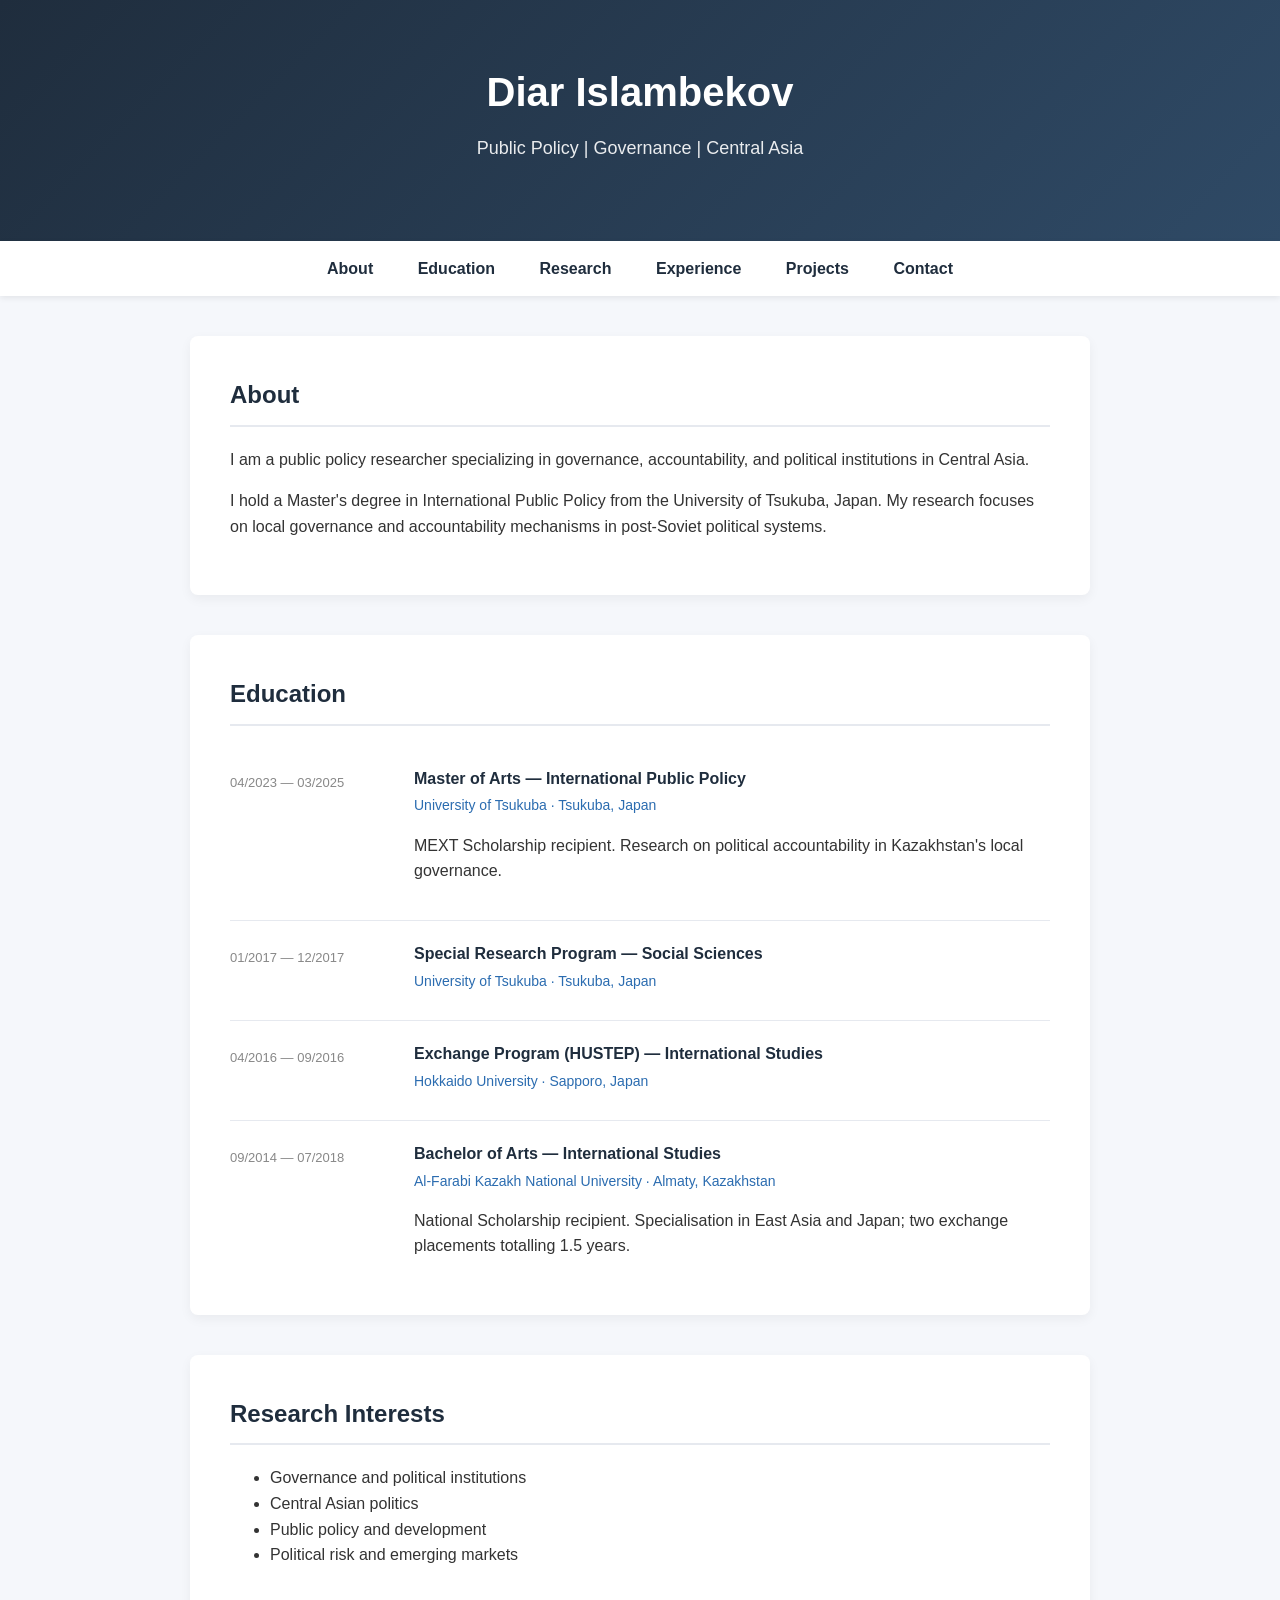
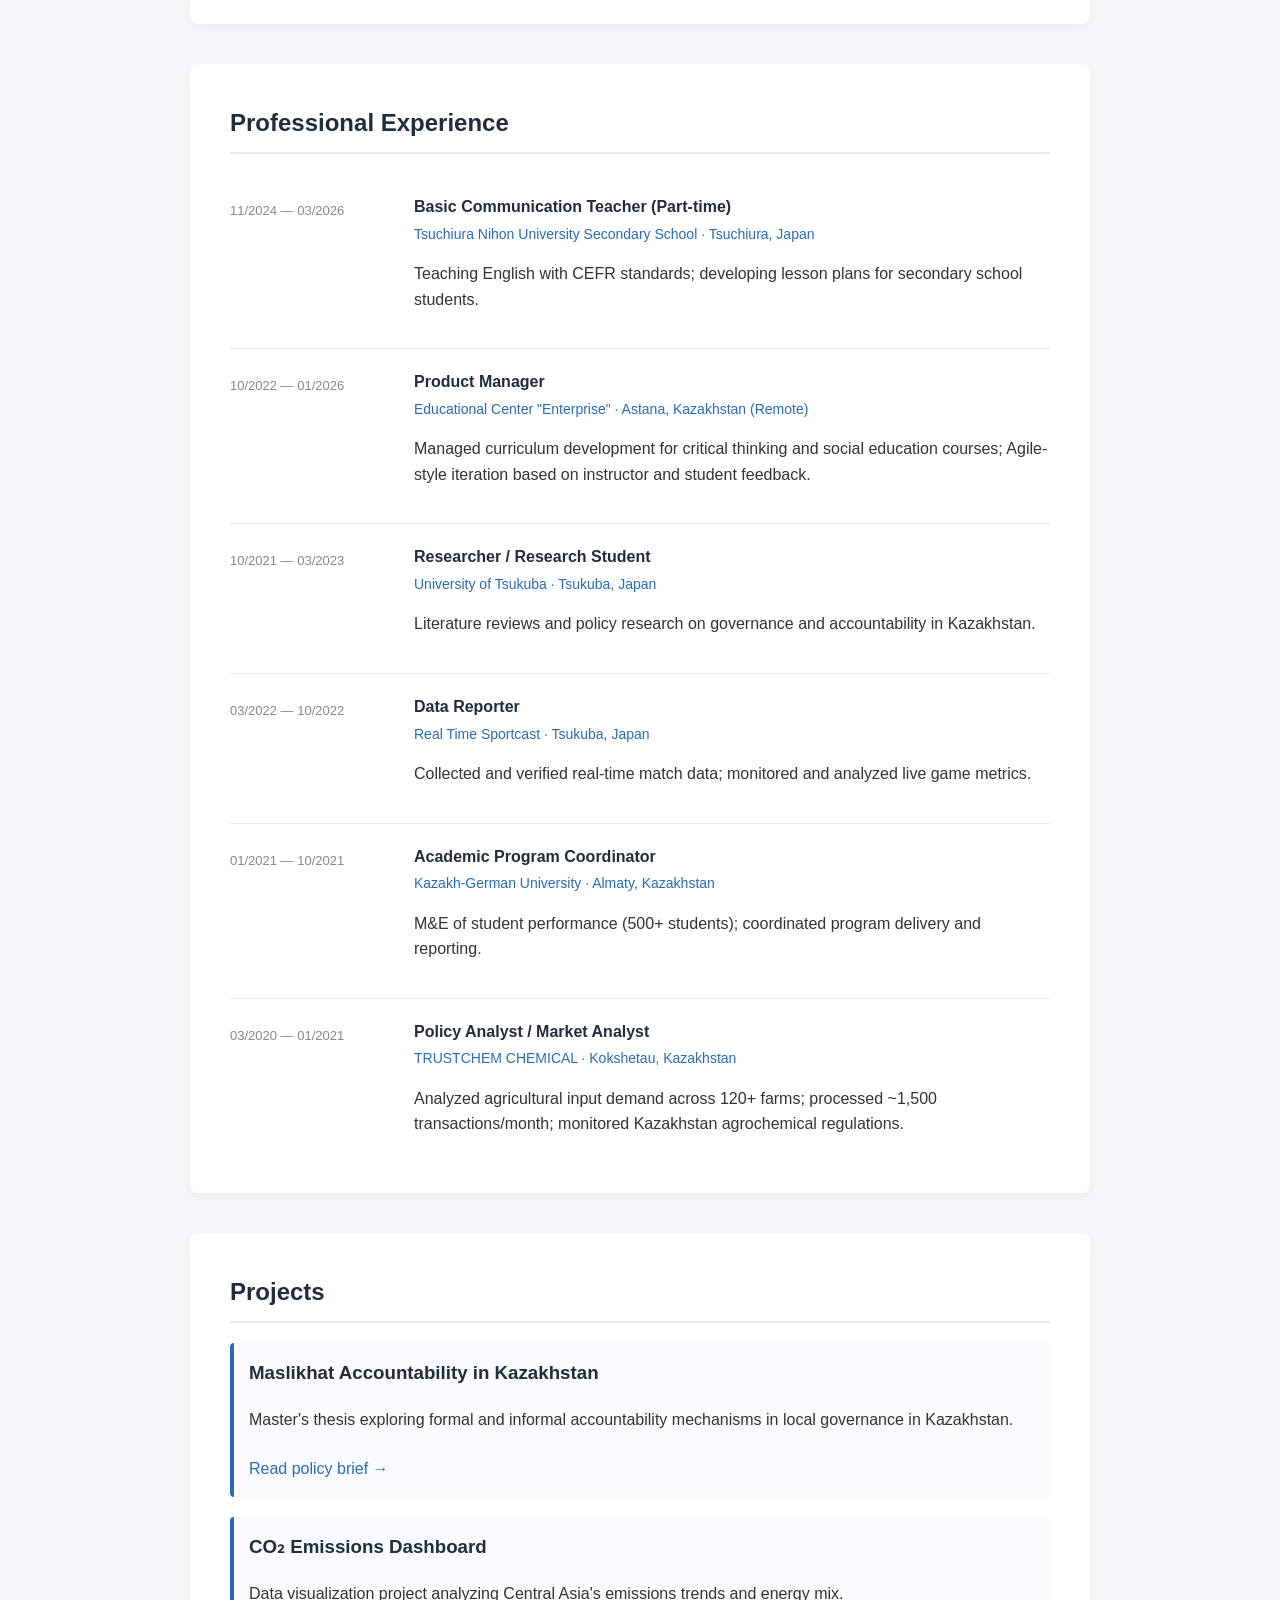
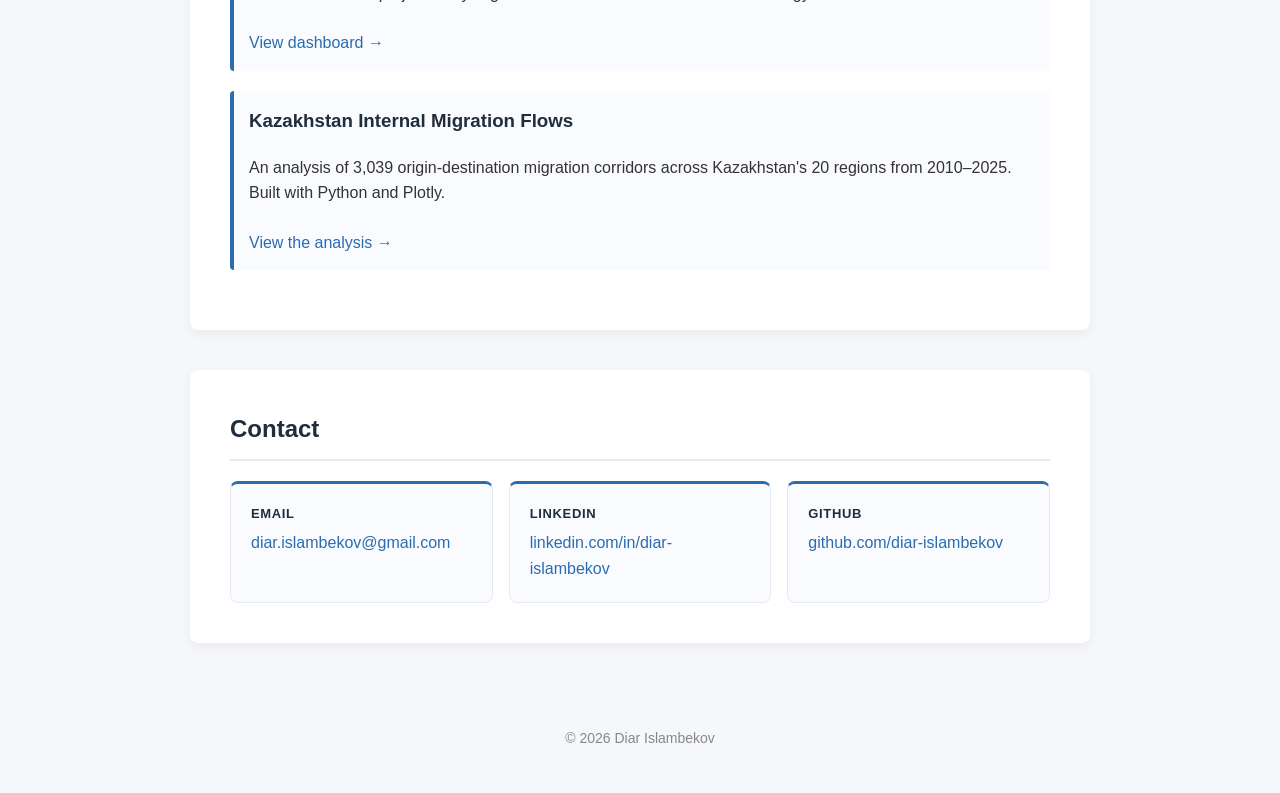
<file: index.html>
<!DOCTYPE html>
<html lang="en">
<head>
<meta charset="UTF-8">
<meta name="viewport" content="width=device-width, initial-scale=1.0">
<title>Diar Islambekov</title>
<link rel="stylesheet" href="css/style.css">
</head>
<body>

<header>
  <h1>Diar Islambekov</h1>
  <p>Public Policy | Governance | Central Asia</p>
</header>

<nav>
  <a href="#about">About</a>
  <a href="#education">Education</a>
  <a href="#research">Research</a>
  <a href="#experience">Experience</a>
  <a href="#projects">Projects</a>
  <a href="#contact">Contact</a>
</nav>

<section id="about">
  <h2>About</h2>
  <p>
    I am a public policy researcher specializing in governance,
    accountability, and political institutions in Central Asia.
  </p>
  <p>
    I hold a Master's degree in International Public Policy from the University of Tsukuba, Japan.
    My research focuses on local governance and accountability mechanisms in post-Soviet political systems.
  </p>
</section>

<section id="education">
  <h2>Education</h2>

  <div class="timeline-item">
    <div class="timeline-left">
      <span class="timeline-date">04/2023 — 03/2025</span>
    </div>
    <div class="timeline-right">
      <div class="timeline-degree">Master of Arts — International Public Policy</div>
      <div class="timeline-org">University of Tsukuba · Tsukuba, Japan</div>
      <p class="timeline-note">MEXT Scholarship recipient. Research on political accountability in Kazakhstan's local governance.</p>
    </div>
  </div>

  <div class="timeline-item">
    <div class="timeline-left">
      <span class="timeline-date">01/2017 — 12/2017</span>
    </div>
    <div class="timeline-right">
      <div class="timeline-degree">Special Research Program — Social Sciences</div>
      <div class="timeline-org">University of Tsukuba · Tsukuba, Japan</div>
    </div>
  </div>

  <div class="timeline-item">
    <div class="timeline-left">
      <span class="timeline-date">04/2016 — 09/2016</span>
    </div>
    <div class="timeline-right">
      <div class="timeline-degree">Exchange Program (HUSTEP) — International Studies</div>
      <div class="timeline-org">Hokkaido University · Sapporo, Japan</div>
    </div>
  </div>

  <div class="timeline-item">
    <div class="timeline-left">
      <span class="timeline-date">09/2014 — 07/2018</span>
    </div>
    <div class="timeline-right">
      <div class="timeline-degree">Bachelor of Arts — International Studies</div>
      <div class="timeline-org">Al-Farabi Kazakh National University · Almaty, Kazakhstan</div>
      <p class="timeline-note">National Scholarship recipient. Specialisation in East Asia and Japan; two exchange placements totalling 1.5 years.</p>
    </div>
  </div>

</section>

<section id="research">
  <h2>Research Interests</h2>
  <ul>
    <li>Governance and political institutions</li>
    <li>Central Asian politics</li>
    <li>Public policy and development</li>
    <li>Political risk and emerging markets</li>
  </ul>
</section>

<section id="experience">
  <h2>Professional Experience</h2>

  <div class="timeline-item">
    <div class="timeline-left">
      <span class="timeline-date">11/2024 — 03/2026</span>
    </div>
    <div class="timeline-right">
      <div class="timeline-degree">Basic Communication Teacher (Part-time)</div>
      <div class="timeline-org">Tsuchiura Nihon University Secondary School · Tsuchiura, Japan</div>
      <p class="timeline-note">Teaching English with CEFR standards; developing lesson plans for secondary school students.</p>
    </div>
  </div>

  <div class="timeline-item">
    <div class="timeline-left">
      <span class="timeline-date">10/2022 — 01/2026</span>
    </div>
    <div class="timeline-right">
      <div class="timeline-degree">Product Manager</div>
      <div class="timeline-org">Educational Center "Enterprise" · Astana, Kazakhstan (Remote)</div>
      <p class="timeline-note">Managed curriculum development for critical thinking and social education courses; Agile-style iteration based on instructor and student feedback.</p>
    </div>
  </div>

  <div class="timeline-item">
    <div class="timeline-left">
      <span class="timeline-date">10/2021 — 03/2023</span>
    </div>
    <div class="timeline-right">
      <div class="timeline-degree">Researcher / Research Student</div>
      <div class="timeline-org">University of Tsukuba · Tsukuba, Japan</div>
      <p class="timeline-note">Literature reviews and policy research on governance and accountability in Kazakhstan.</p>
    </div>
  </div>

  <div class="timeline-item">
    <div class="timeline-left">
      <span class="timeline-date">03/2022 — 10/2022</span>
    </div>
    <div class="timeline-right">
      <div class="timeline-degree">Data Reporter</div>
      <div class="timeline-org">Real Time Sportcast · Tsukuba, Japan</div>
      <p class="timeline-note">Collected and verified real-time match data; monitored and analyzed live game metrics.</p>
    </div>
  </div>

  <div class="timeline-item">
    <div class="timeline-left">
      <span class="timeline-date">01/2021 — 10/2021</span>
    </div>
    <div class="timeline-right">
      <div class="timeline-degree">Academic Program Coordinator</div>
      <div class="timeline-org">Kazakh-German University · Almaty, Kazakhstan</div>
      <p class="timeline-note">M&E of student performance (500+ students); coordinated program delivery and reporting.</p>
    </div>
  </div>

  <div class="timeline-item">
    <div class="timeline-left">
      <span class="timeline-date">03/2020 — 01/2021</span>
    </div>
    <div class="timeline-right">
      <div class="timeline-degree">Policy Analyst / Market Analyst</div>
      <div class="timeline-org">TRUSTCHEM CHEMICAL · Kokshetau, Kazakhstan</div>
      <p class="timeline-note">Analyzed agricultural input demand across 120+ farms; processed ~1,500 transactions/month; monitored Kazakhstan agrochemical regulations.</p>
    </div>
  </div>

</section>

<section id="projects">
  <h2>Projects</h2>

  <div class="project">
    <h3>Maslikhat Accountability in Kazakhstan</h3>
    <p>
      Master's thesis exploring formal and informal accountability
      mechanisms in local governance in Kazakhstan.
    </p>
    <a href="policy_brief.html">Read policy brief →</a>
  </div>

  <div class="project">
    <h3>CO₂ Emissions Dashboard</h3>
    <p>
      Data visualization project analyzing Central Asia's emissions trends
      and energy mix.
    </p>
    <a href="central_asia_co2_dashboard.html">View dashboard →</a>
  </div>

  <div class="project">
    <h3>Kazakhstan Internal Migration Flows</h3>
    <p>
      An analysis of 3,039 origin-destination migration corridors
      across Kazakhstan's 20 regions from 2010–2025. Built with Python and Plotly.
    </p>
    <a href="https://nbviewer.org/github/diar-islambekov/kz-migration/blob/main/migration_analysis.ipynb" target="_blank">View the analysis →</a>
  </div>
</section>

<section id="contact">
  <h2>Contact</h2>
  <div class="contact-info">
    <div class="contact-item">
      <strong>Email</strong>
      <a href="mailto:diar.islambekov@gmail.com">diar.islambekov@gmail.com</a>
    </div>
    <div class="contact-item">
      <strong>LinkedIn</strong>
      <a href="https://linkedin.com/in/diar-islambekov" target="_blank">linkedin.com/in/diar-islambekov</a>
    </div>
    <div class="contact-item">
      <strong>GitHub</strong>
      <a href="https://github.com/diar-islambekov" target="_blank">github.com/diar-islambekov</a>
    </div>
  </div>
</section>

<footer>
  <p>© 2026 Diar Islambekov</p>
</footer>

</body>
</html>
</file>
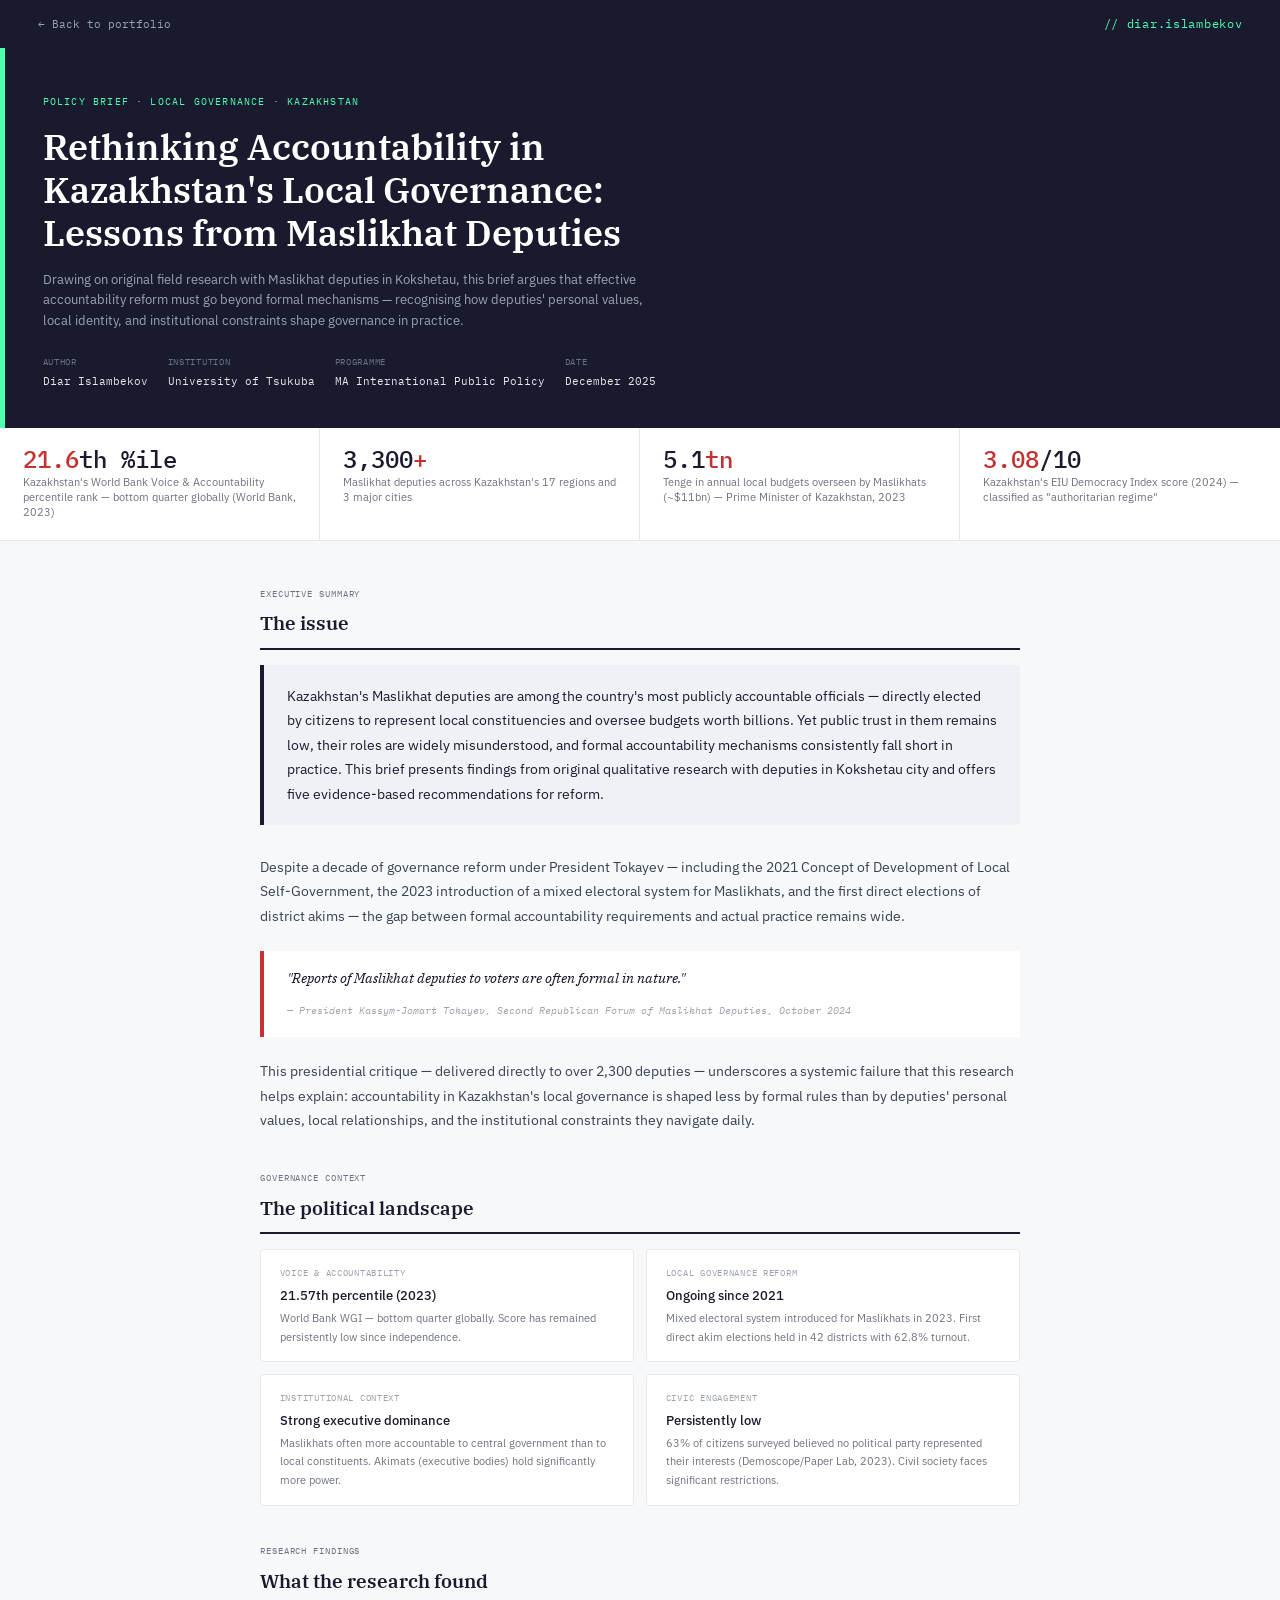
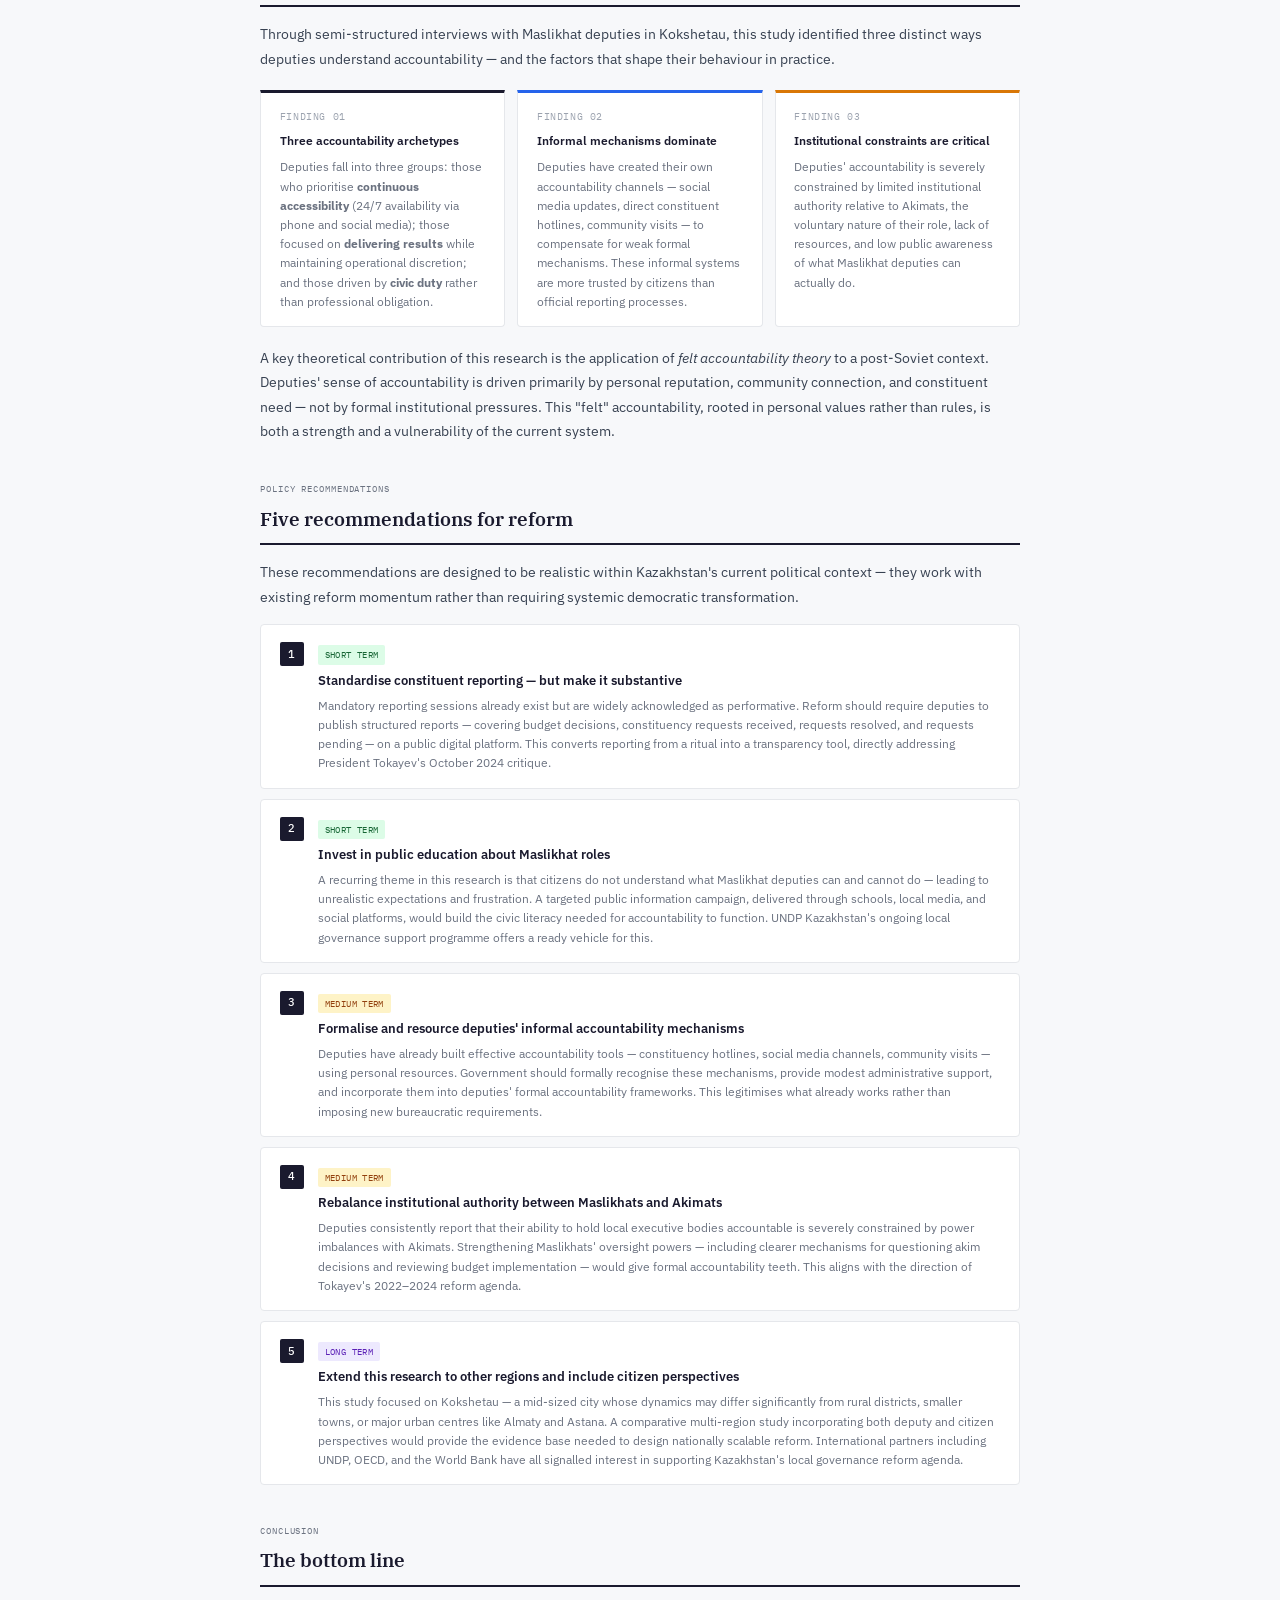
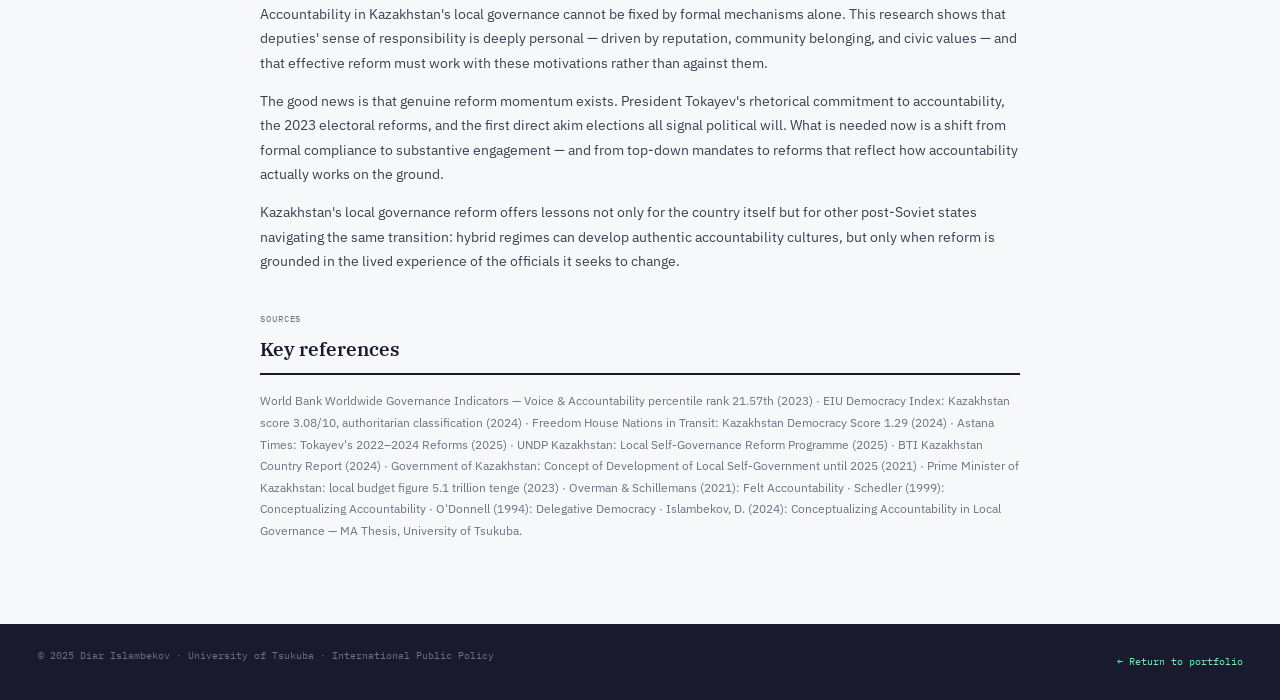
<file: policy_brief.html>
<!DOCTYPE html>
<html lang="en">
<head>
<meta charset="UTF-8">
<meta name="viewport" content="width=device-width, initial-scale=1.0">
<title>Policy Brief — Maslikhat Accountability in Kazakhstan</title>
<link href="https://fonts.googleapis.com/css2?family=IBM+Plex+Sans:wght@300;400;500;600&family=IBM+Plex+Mono:wght@400;500&family=IBM+Plex+Serif:wght@400;600&display=swap" rel="stylesheet">
<style>
*{box-sizing:border-box;margin:0;padding:0}
html,body{background:#F7F8FA;color:#1A1A2E;font-family:'IBM Plex Sans',sans-serif;font-size:15px;line-height:1.7}

/* ── Nav ── */
nav{background:#1A1A2E;padding:0 2.5rem;height:48px;display:flex;align-items:center;justify-content:space-between;position:sticky;top:0;z-index:100}
.nav-name{font-family:'IBM Plex Mono',monospace;font-size:12px;color:#4FFFB0;letter-spacing:0.06em;text-decoration:none}
.nav-back{font-family:'IBM Plex Mono',monospace;font-size:11px;color:#9CA3AF;text-decoration:none;transition:color 0.2s}
.nav-back:hover{color:#fff}

/* ── Header ── */
.brief-header{background:#1A1A2E;padding:3rem 2.5rem 2.5rem;border-left:5px solid #4FFFB0}
.brief-label{font-family:'IBM Plex Mono',monospace;font-size:10px;color:#4FFFB0;letter-spacing:0.12em;margin-bottom:1rem}
.brief-title{font-family:'IBM Plex Serif',serif;font-size:clamp(1.6rem,4vw,2.4rem);font-weight:600;color:#fff;line-height:1.2;margin-bottom:1rem;max-width:700px}
.brief-sub{font-size:13px;color:#9CA3AF;max-width:620px;line-height:1.6;margin-bottom:1.5rem}
.brief-meta{display:flex;flex-wrap:wrap;gap:20px}
.meta-item{display:flex;flex-direction:column;gap:2px}
.meta-label{font-family:'IBM Plex Mono',monospace;font-size:9px;color:#6B7280;letter-spacing:0.08em}
.meta-val{font-family:'IBM Plex Mono',monospace;font-size:11px;color:#E5E7EB}

/* ── Key stats strip ── */
.stats-strip{background:#fff;border-bottom:1px solid #E5E7EB;display:grid;grid-template-columns:repeat(4,1fr)}
.stat{padding:1.25rem 1.5rem;border-right:1px solid #E5E7EB}
.stat:last-child{border-right:none}
.stat-num{font-family:'IBM Plex Mono',monospace;font-size:1.6rem;font-weight:500;color:#1A1A2E;line-height:1;margin-bottom:4px}
.stat-num span{color:#C53030}
.stat-lbl{font-size:11px;color:#6B7280;line-height:1.4}

/* ── Body ── */
.brief-body{max-width:820px;margin:0 auto;padding:3rem 2rem}

/* ── Sections ── */
.section{margin-bottom:2.5rem}
.section-tag{font-family:'IBM Plex Mono',monospace;font-size:9px;color:#6B7280;letter-spacing:0.1em;margin-bottom:0.5rem}
h2{font-family:'IBM Plex Serif',serif;font-size:1.25rem;font-weight:600;color:#1A1A2E;margin-bottom:1rem;padding-bottom:0.5rem;border-bottom:2px solid #1A1A2E}
h3{font-size:13px;font-weight:600;color:#1A1A2E;margin-bottom:0.4rem;margin-top:1rem}
p{color:#374151;margin-bottom:0.9rem;font-size:14px;line-height:1.75}
p:last-child{margin-bottom:0}

/* ── Summary box ── */
.summary-box{background:#EEF2F7;border-left:4px solid #1A1A2E;padding:1.25rem 1.5rem;margin-bottom:2rem;border-radius:0 4px 4px 0}
.summary-box p{color:#1A1A2E;font-size:14px;font-weight:400;margin:0}

/* ── Finding cards ── */
.findings{display:grid;grid-template-columns:1fr 1fr 1fr;gap:12px;margin:1.25rem 0}
.finding{background:#fff;border:1px solid #E5E7EB;border-top:3px solid;padding:1rem 1.25rem;border-radius:0 0 4px 4px}
.finding.f1{border-top-color:#1A1A2E}
.finding.f2{border-top-color:#2563EB}
.finding.f3{border-top-color:#D97706}
.finding-num{font-family:'IBM Plex Mono',monospace;font-size:10px;color:#9CA3AF;margin-bottom:6px;letter-spacing:0.06em}
.finding-title{font-size:12px;font-weight:600;color:#1A1A2E;margin-bottom:6px}
.finding p{font-size:12px;color:#6B7280;line-height:1.6;margin:0}

/* ── Recommendations ── */
.rec-list{display:flex;flex-direction:column;gap:10px;margin:1rem 0}
.rec{background:#fff;border:1px solid #E5E7EB;border-radius:4px;padding:1rem 1.25rem;display:flex;gap:14px;align-items:flex-start}
.rec-num{font-family:'IBM Plex Mono',monospace;font-size:11px;font-weight:500;color:#fff;background:#1A1A2E;min-width:24px;height:24px;border-radius:2px;display:flex;align-items:center;justify-content:center;flex-shrink:0;margin-top:2px}
.rec-content h3{font-size:13px;font-weight:600;color:#1A1A2E;margin:0 0 4px 0}
.rec-content p{font-size:12px;color:#6B7280;line-height:1.6;margin:0}
.rec-tag{display:inline-block;font-family:'IBM Plex Mono',monospace;font-size:9px;padding:2px 7px;border-radius:2px;margin-bottom:5px;letter-spacing:0.04em}
.tag-short{background:#DCFCE7;color:#166534}
.tag-medium{background:#FEF3C7;color:#92400E}
.tag-long{background:#EDE9FE;color:#5B21B6}

/* ── Quote block ── */
.pull-quote{border-left:4px solid #C53030;padding:1rem 1.5rem;margin:1.5rem 0;background:#fff}
.pull-quote p{font-family:'IBM Plex Serif',serif;font-size:14px;color:#1A1A2E;font-style:italic;margin:0 0 6px 0}
.pull-quote cite{font-family:'IBM Plex Mono',monospace;font-size:10px;color:#9CA3AF}

/* ── Context table ── */
.context-grid{display:grid;grid-template-columns:1fr 1fr;gap:12px;margin:1rem 0}
.ctx-item{background:#fff;border:1px solid #E5E7EB;padding:1rem 1.25rem;border-radius:4px}
.ctx-label{font-family:'IBM Plex Mono',monospace;font-size:9px;color:#9CA3AF;letter-spacing:0.08em;margin-bottom:4px}
.ctx-val{font-size:13px;font-weight:500;color:#1A1A2E;margin-bottom:2px}
.ctx-sub{font-size:11px;color:#6B7280}

/* ── Footer ── */
.brief-footer{background:#1A1A2E;padding:1.5rem 2.5rem;display:flex;align-items:center;justify-content:space-between;flex-wrap:gap;gap:10px}
.brief-footer p{font-family:'IBM Plex Mono',monospace;font-size:10px;color:#6B7280}
.brief-footer a{color:#4FFFB0;text-decoration:none}

@media(max-width:640px){
  .stats-strip{grid-template-columns:1fr 1fr}
  .findings{grid-template-columns:1fr}
  .context-grid{grid-template-columns:1fr}
  .stat{border-right:none;border-bottom:1px solid #E5E7EB}
  .brief-header,.brief-body,.nav{padding-left:1.25rem;padding-right:1.25rem}
}
</style>
</head>
<body>

<nav>
  <a href="index.html" class="nav-back">← Back to portfolio</a>
  <a href="index.html" class="nav-name">// diar.islambekov</a>
</nav>

<div class="brief-header">
  <div class="brief-label">POLICY BRIEF · LOCAL GOVERNANCE · KAZAKHSTAN</div>
  <h1 class="brief-title">Rethinking Accountability in Kazakhstan's Local Governance: Lessons from Maslikhat Deputies</h1>
  <p class="brief-sub">Drawing on original field research with Maslikhat deputies in Kokshetau, this brief argues that effective accountability reform must go beyond formal mechanisms — recognising how deputies' personal values, local identity, and institutional constraints shape governance in practice.</p>
  <div class="brief-meta">
    <div class="meta-item"><span class="meta-label">AUTHOR</span><span class="meta-val">Diar Islambekov</span></div>
    <div class="meta-item"><span class="meta-label">INSTITUTION</span><span class="meta-val">University of Tsukuba</span></div>
    <div class="meta-item"><span class="meta-label">PROGRAMME</span><span class="meta-val">MA International Public Policy</span></div>
    <div class="meta-item"><span class="meta-label">DATE</span><span class="meta-val">December 2025</span></div>
  </div>
</div>

<div class="stats-strip">
  <div class="stat">
    <div class="stat-num"><span>21.6</span>th %ile</div>
    <div class="stat-lbl">Kazakhstan's World Bank Voice &amp; Accountability percentile rank — bottom quarter globally (World Bank, 2023)</div>
  </div>
  <div class="stat">
    <div class="stat-num">3,300<span>+</span></div>
    <div class="stat-lbl">Maslikhat deputies across Kazakhstan's 17 regions and 3 major cities</div>
  </div>
  <div class="stat">
    <div class="stat-num">5.1<span>tn</span></div>
    <div class="stat-lbl">Tenge in annual local budgets overseen by Maslikhats (~$11bn) — Prime Minister of Kazakhstan, 2023</div>
  </div>
  <div class="stat">
    <div class="stat-num"><span>3.08</span>/10</div>
    <div class="stat-lbl">Kazakhstan's EIU Democracy Index score (2024) — classified as "authoritarian regime"</div>
  </div>
</div>

<div class="brief-body">

  <div class="section">
    <div class="section-tag">EXECUTIVE SUMMARY</div>
    <h2>The issue</h2>
    <div class="summary-box">
      <p>Kazakhstan's Maslikhat deputies are among the country's most publicly accountable officials — directly elected by citizens to represent local constituencies and oversee budgets worth billions. Yet public trust in them remains low, their roles are widely misunderstood, and formal accountability mechanisms consistently fall short in practice. This brief presents findings from original qualitative research with deputies in Kokshetau city and offers five evidence-based recommendations for reform.</p>
    </div>
    <p>Despite a decade of governance reform under President Tokayev — including the 2021 Concept of Development of Local Self-Government, the 2023 introduction of a mixed electoral system for Maslikhats, and the first direct elections of district akims — the gap between formal accountability requirements and actual practice remains wide.</p>

    <div class="pull-quote">
      <p>"Reports of Maslikhat deputies to voters are often formal in nature."</p>
      <cite>— President Kassym-Jomart Tokayev, Second Republican Forum of Maslikhat Deputies, October 2024</cite>
    </div>

    <p>This presidential critique — delivered directly to over 2,300 deputies — underscores a systemic failure that this research helps explain: accountability in Kazakhstan's local governance is shaped less by formal rules than by deputies' personal values, local relationships, and the institutional constraints they navigate daily.</p>
  </div>

  <div class="section">
    <div class="section-tag">GOVERNANCE CONTEXT</div>
    <h2>The political landscape</h2>
    <div class="context-grid">
      <div class="ctx-item">
        <div class="ctx-label">VOICE &amp; ACCOUNTABILITY</div>
        <div class="ctx-val">21.57th percentile (2023)</div>
        <div class="ctx-sub">World Bank WGI — bottom quarter globally. Score has remained persistently low since independence.</div>
      </div>
      <div class="ctx-item">
        <div class="ctx-label">LOCAL GOVERNANCE REFORM</div>
        <div class="ctx-val">Ongoing since 2021</div>
        <div class="ctx-sub">Mixed electoral system introduced for Maslikhats in 2023. First direct akim elections held in 42 districts with 62.8% turnout.</div>
      </div>
      <div class="ctx-item">
        <div class="ctx-label">INSTITUTIONAL CONTEXT</div>
        <div class="ctx-val">Strong executive dominance</div>
        <div class="ctx-sub">Maslikhats often more accountable to central government than to local constituents. Akimats (executive bodies) hold significantly more power.</div>
      </div>
      <div class="ctx-item">
        <div class="ctx-label">CIVIC ENGAGEMENT</div>
        <div class="ctx-val">Persistently low</div>
        <div class="ctx-sub">63% of citizens surveyed believed no political party represented their interests (Demoscope/Paper Lab, 2023). Civil society faces significant restrictions.</div>
      </div>
    </div>
  </div>

  <div class="section">
    <div class="section-tag">RESEARCH FINDINGS</div>
    <h2>What the research found</h2>
    <p>Through semi-structured interviews with Maslikhat deputies in Kokshetau, this study identified three distinct ways deputies understand accountability — and the factors that shape their behaviour in practice.</p>

    <div class="findings">
      <div class="finding f1">
        <div class="finding-num">FINDING 01</div>
        <div class="finding-title">Three accountability archetypes</div>
        <p>Deputies fall into three groups: those who prioritise <strong>continuous accessibility</strong> (24/7 availability via phone and social media); those focused on <strong>delivering results</strong> while maintaining operational discretion; and those driven by <strong>civic duty</strong> rather than professional obligation.</p>
      </div>
      <div class="finding f2">
        <div class="finding-num">FINDING 02</div>
        <div class="finding-title">Informal mechanisms dominate</div>
        <p>Deputies have created their own accountability channels — social media updates, direct constituent hotlines, community visits — to compensate for weak formal mechanisms. These informal systems are more trusted by citizens than official reporting processes.</p>
      </div>
      <div class="finding f3">
        <div class="finding-num">FINDING 03</div>
        <div class="finding-title">Institutional constraints are critical</div>
        <p>Deputies' accountability is severely constrained by limited institutional authority relative to Akimats, the voluntary nature of their role, lack of resources, and low public awareness of what Maslikhat deputies can actually do.</p>
      </div>
    </div>

    <p>A key theoretical contribution of this research is the application of <em>felt accountability theory</em> to a post-Soviet context. Deputies' sense of accountability is driven primarily by personal reputation, community connection, and constituent need — not by formal institutional pressures. This "felt" accountability, rooted in personal values rather than rules, is both a strength and a vulnerability of the current system.</p>
  </div>

  <div class="section">
    <div class="section-tag">POLICY RECOMMENDATIONS</div>
    <h2>Five recommendations for reform</h2>
    <p>These recommendations are designed to be realistic within Kazakhstan's current political context — they work with existing reform momentum rather than requiring systemic democratic transformation.</p>

    <div class="rec-list">
      <div class="rec">
        <div class="rec-num">1</div>
        <div class="rec-content">
          <span class="rec-tag tag-short">SHORT TERM</span>
          <h3>Standardise constituent reporting — but make it substantive</h3>
          <p>Mandatory reporting sessions already exist but are widely acknowledged as performative. Reform should require deputies to publish structured reports — covering budget decisions, constituency requests received, requests resolved, and requests pending — on a public digital platform. This converts reporting from a ritual into a transparency tool, directly addressing President Tokayev's October 2024 critique.</p>
        </div>
      </div>
      <div class="rec">
        <div class="rec-num">2</div>
        <div class="rec-content">
          <span class="rec-tag tag-short">SHORT TERM</span>
          <h3>Invest in public education about Maslikhat roles</h3>
          <p>A recurring theme in this research is that citizens do not understand what Maslikhat deputies can and cannot do — leading to unrealistic expectations and frustration. A targeted public information campaign, delivered through schools, local media, and social platforms, would build the civic literacy needed for accountability to function. UNDP Kazakhstan's ongoing local governance support programme offers a ready vehicle for this.</p>
        </div>
      </div>
      <div class="rec">
        <div class="rec-num">3</div>
        <div class="rec-content">
          <span class="rec-tag tag-medium">MEDIUM TERM</span>
          <h3>Formalise and resource deputies' informal accountability mechanisms</h3>
          <p>Deputies have already built effective accountability tools — constituency hotlines, social media channels, community visits — using personal resources. Government should formally recognise these mechanisms, provide modest administrative support, and incorporate them into deputies' formal accountability frameworks. This legitimises what already works rather than imposing new bureaucratic requirements.</p>
        </div>
      </div>
      <div class="rec">
        <div class="rec-num">4</div>
        <div class="rec-content">
          <span class="rec-tag tag-medium">MEDIUM TERM</span>
          <h3>Rebalance institutional authority between Maslikhats and Akimats</h3>
          <p>Deputies consistently report that their ability to hold local executive bodies accountable is severely constrained by power imbalances with Akimats. Strengthening Maslikhats' oversight powers — including clearer mechanisms for questioning akim decisions and reviewing budget implementation — would give formal accountability teeth. This aligns with the direction of Tokayev's 2022–2024 reform agenda.</p>
        </div>
      </div>
      <div class="rec">
        <div class="rec-num">5</div>
        <div class="rec-content">
          <span class="rec-tag tag-long">LONG TERM</span>
          <h3>Extend this research to other regions and include citizen perspectives</h3>
          <p>This study focused on Kokshetau — a mid-sized city whose dynamics may differ significantly from rural districts, smaller towns, or major urban centres like Almaty and Astana. A comparative multi-region study incorporating both deputy and citizen perspectives would provide the evidence base needed to design nationally scalable reform. International partners including UNDP, OECD, and the World Bank have all signalled interest in supporting Kazakhstan's local governance reform agenda.</p>
        </div>
      </div>
    </div>
  </div>

  <div class="section">
    <div class="section-tag">CONCLUSION</div>
    <h2>The bottom line</h2>
    <p>Accountability in Kazakhstan's local governance cannot be fixed by formal mechanisms alone. This research shows that deputies' sense of responsibility is deeply personal — driven by reputation, community belonging, and civic values — and that effective reform must work with these motivations rather than against them.</p>
    <p>The good news is that genuine reform momentum exists. President Tokayev's rhetorical commitment to accountability, the 2023 electoral reforms, and the first direct akim elections all signal political will. What is needed now is a shift from formal compliance to substantive engagement — and from top-down mandates to reforms that reflect how accountability actually works on the ground.</p>
    <p>Kazakhstan's local governance reform offers lessons not only for the country itself but for other post-Soviet states navigating the same transition: hybrid regimes can develop authentic accountability cultures, but only when reform is grounded in the lived experience of the officials it seeks to change.</p>
  </div>

  <div class="section">
    <div class="section-tag">SOURCES</div>
    <h2>Key references</h2>
    <p style="font-size:12px;color:#6B7280;line-height:1.8">
      World Bank Worldwide Governance Indicators — Voice &amp; Accountability percentile rank 21.57th (2023) · EIU Democracy Index: Kazakhstan score 3.08/10, authoritarian classification (2024) · Freedom House Nations in Transit: Kazakhstan Democracy Score 1.29 (2024) · Astana Times: Tokayev's 2022–2024 Reforms (2025) · UNDP Kazakhstan: Local Self-Governance Reform Programme (2025) · BTI Kazakhstan Country Report (2024) · Government of Kazakhstan: Concept of Development of Local Self-Government until 2025 (2021) · Prime Minister of Kazakhstan: local budget figure 5.1 trillion tenge (2023) · Overman &amp; Schillemans (2021): Felt Accountability · Schedler (1999): Conceptualizing Accountability · O'Donnell (1994): Delegative Democracy · Islambekov, D. (2024): Conceptualizing Accountability in Local Governance — MA Thesis, University of Tsukuba.
    </p>
  </div>

</div>

<div class="brief-footer">
  <p>© 2025 Diar Islambekov · University of Tsukuba · International Public Policy</p>
  <p><a href="index.html">← Return to portfolio</a></p>
</div>

</body>
</html>
</file>
<file: css/style.css>
/* ── Base ── */
* { box-sizing: border-box; }
body {
  font-family: "Segoe UI", Arial, sans-serif;
  margin: 0;
  background: #f5f7fb;
  color: #333;
  line-height: 1.6;
}

/* ── Header ── */
header {
  background: linear-gradient(135deg, #1f2d3d, #2f4a66);
  color: white;
  padding: 60px 20px;
  text-align: center;
}
header h1 {
  margin: 0;
  font-size: 40px;
}
header p {
  margin-top: 10px;
  font-size: 18px;
  opacity: 0.9;
}

/* ── Navigation ── */
nav {
  background: white;
  text-align: center;
  padding: 15px;
  box-shadow: 0 2px 6px rgba(0,0,0,0.08);
  position: sticky;
  top: 0;
  z-index: 100;
}
nav a {
  margin: 0 20px;
  text-decoration: none;
  color: #1f2d3d;
  font-weight: 600;
  transition: color 0.2s;
}
nav a:hover {
  color: #2b6cb0;
}

/* ── Sections ── */
section {
  max-width: 900px;
  margin: 40px auto;
  background: white;
  padding: 40px;
  border-radius: 8px;
  box-shadow: 0 4px 12px rgba(0,0,0,0.05);
}
h2 {
  margin-top: 0;
  border-bottom: 2px solid #e6e9ef;
  padding-bottom: 10px;
  color: #1f2d3d;
}

/* ── Timeline (Education & Experience) ── */
.timeline-item {
  display: grid;
  grid-template-columns: 160px 1fr;
  gap: 24px;
  padding: 20px 0;
  border-bottom: 1px solid #e6e9ef;
}
.timeline-item:last-child {
  border-bottom: none;
  padding-bottom: 0;
}
.timeline-left {
  padding-top: 3px;
}
.timeline-date {
  font-size: 13px;
  color: #888;
  white-space: nowrap;
}
.timeline-degree {
  font-size: 16px;
  font-weight: 600;
  color: #1f2d3d;
  margin-bottom: 3px;
}
.timeline-org {
  font-size: 14px;
  color: #2b6cb0;
  margin-bottom: 8px;
}
.timeline-right ul {
  margin: 8px 0 0 0;
  padding-left: 18px;
  color: #555;
  font-size: 14px;
}
.timeline-right ul li {
  margin-bottom: 4px;
}

/* ── Projects ── */
.project {
  padding: 15px;
  border-left: 4px solid #2b6cb0;
  margin-bottom: 20px;
  background: #f9fbff;
  border-radius: 4px;
}
.project h3 {
  margin-top: 0;
  color: #1f2d3d;
}
.project a {
  display: inline-block;
  margin-top: 8px;
  color: #2b6cb0;
  text-decoration: none;
  font-weight: 500;
}
.project a:hover {
  text-decoration: underline;
}

/* ── Contact ── */
.contact-info {
  display: flex;
  flex-direction: row;
  gap: 16px;
  margin-top: 1rem;
}
.contact-item {
  flex: 1;
  display: flex;
  flex-direction: column;
  gap: 6px;
  padding: 20px;
  border: 1px solid #e6e9ef;
  border-radius: 8px;
  background: #f9fbff;
  border-top: 3px solid #2b6cb0;
}
.contact-item strong {
  color: #1f2d3d;
  font-size: 13px;
  text-transform: uppercase;
  letter-spacing: 0.05em;
}
.contact-item a {
  color: #2b6cb0;
  text-decoration: none;
  font-weight: 500;
}
.contact-item a:hover {
  text-decoration: underline;
}

/* ── General links ── */
a {
  color: #2b6cb0;
}

/* ── Footer ── */
footer {
  text-align: center;
  padding: 30px;
  color: #888;
  font-size: 14px;
}

/* ── Responsive ── */
@media (max-width: 700px) {
  header h1 { font-size: 28px; }
  section { margin: 20px; padding: 25px; }
  nav a { display: inline-block; margin: 10px; }
  .timeline-item { grid-template-columns: 1fr; gap: 4px; }
  .timeline-date { display: block; margin-bottom: 6px; }
  .contact-info { flex-direction: column; }
}
</file>
